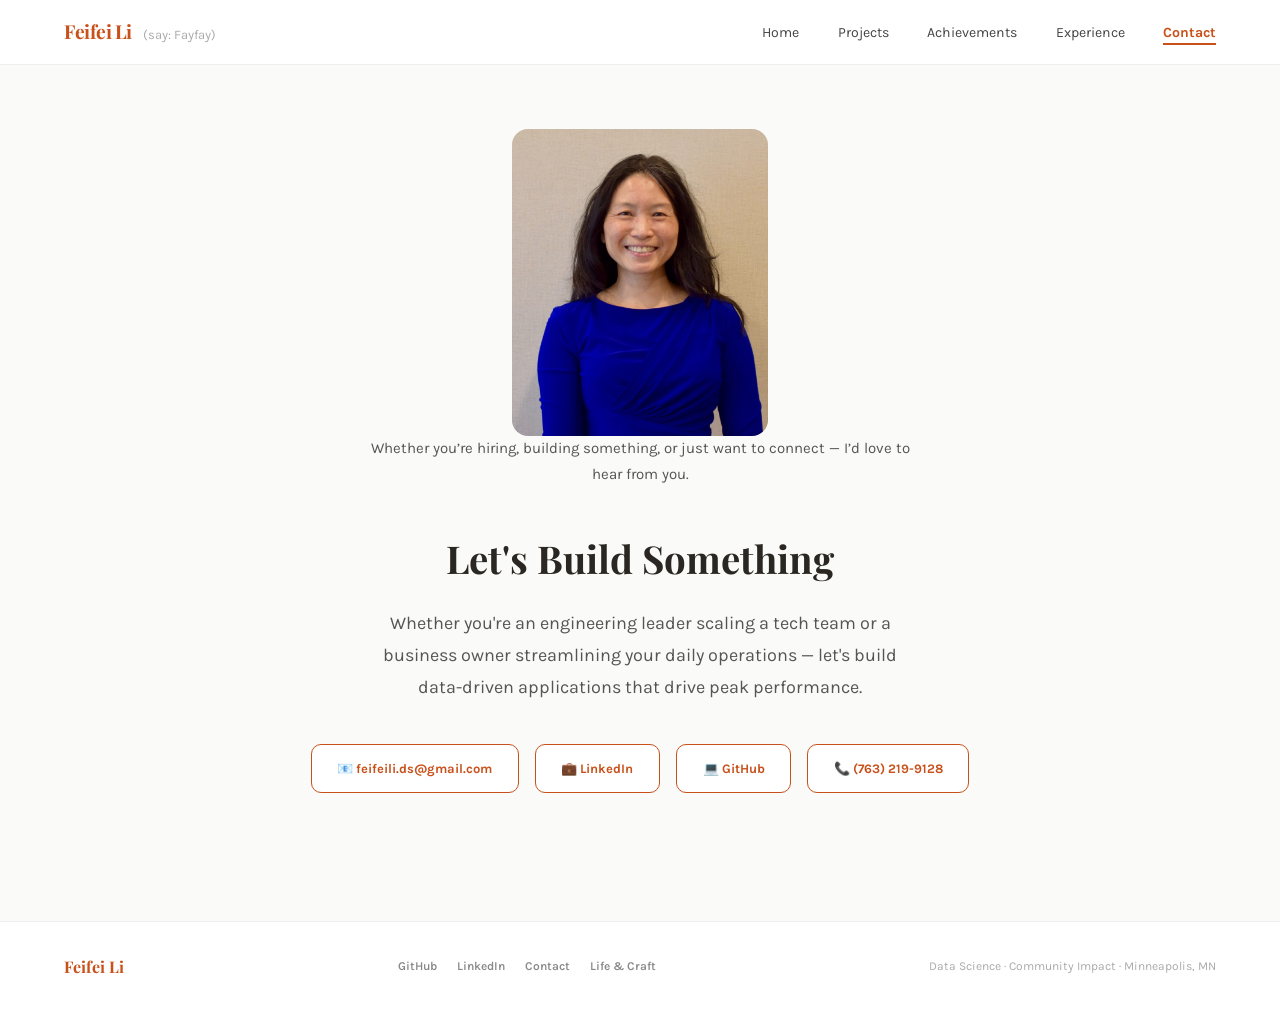
<file: contact.html>
<!DOCTYPE html>
<html lang="en">

<head>
  <meta charset="UTF-8">
  <meta name="viewport" content="width=device-width, initial-scale=1.0">
  <title>Contact — Feifei Li</title>
  <link rel="stylesheet" href="styles.css">
</head>

<body>
  <nav class="site-nav">
    <div class="nav-inner">
      <a href="index.html" class="nav-brand">Feifei Li <em>(say: Fayfay)</em></a>
      <ul class="nav-links">
        <li><a href="index.html">Home</a></li>
        <li><a href="projects.html">Projects</a></li>
        <li><a href="achievements.html">Achievements</a></li>
        <li><a href="experience.html">Experience</a></li>
        <li><a href="contact.html" class="active">Contact</a></li>
      </ul>
    </div>
  </nav>
  <section class="contact-section">
    <div class="contact-photo">
      <img
        src="[data-uri]"
        alt="Feifei Li" style="object-fit:cover; object-position:center top;">
    </div>
    <p style="font-size:clamp(15px,1.1vw,18px); color:#555; line-height:1.7; max-width:560px; margin:0 auto 2rem;">Whether you&rsquo;re hiring, building something, or just want to connect &mdash; I&rsquo;d love to hear from you.</p>
    <h2 style="font-family:'Playfair Display',serif; font-size:2.4rem; margin:2.5rem 0 1rem;">Let's Build Something</h2>
    <p
      style="font-size:18px; color:#555; line-height:1.8; margin-bottom:2.5rem; max-width:560px; margin-left:auto; margin-right:auto;">
      Whether you're an engineering leader scaling a tech team or a business owner streamlining your daily operations —
      let's build data-driven applications that drive peak performance.</p>
    <div class="contact-links">
      <a href="mailto:feifeili.ds@gmail.com" class="contact-link">📧 feifeili.ds@gmail.com</a>
      <a href="https://www.linkedin.com/in/feifeili-ds" target="_blank" class="contact-link">💼 LinkedIn</a>
      <a href="https://github.com/fayfayMN" target="_blank" class="contact-link">💻 GitHub</a>
      <a href="tel:7632199128" class="contact-link">📞 (763) 219-9128</a>
    </div>
  </section>
  <footer class="site-footer">
    <span class="brand">Feifei Li</span>
    <div class="footer-links">
      <a href="https://github.com/fayfayMN" target="_blank">GitHub</a>
      <a href="https://www.linkedin.com/in/feifeili-ds" target="_blank">LinkedIn</a>
      <a href="contact.html">Contact</a>
      <a href="life.html">Life &amp; Craft</a>
    </div>
    <span class="tag-line">Data Science &middot; Community Impact &middot; Minneapolis, MN</span>
  </footer>
</body>

</html>
</file>
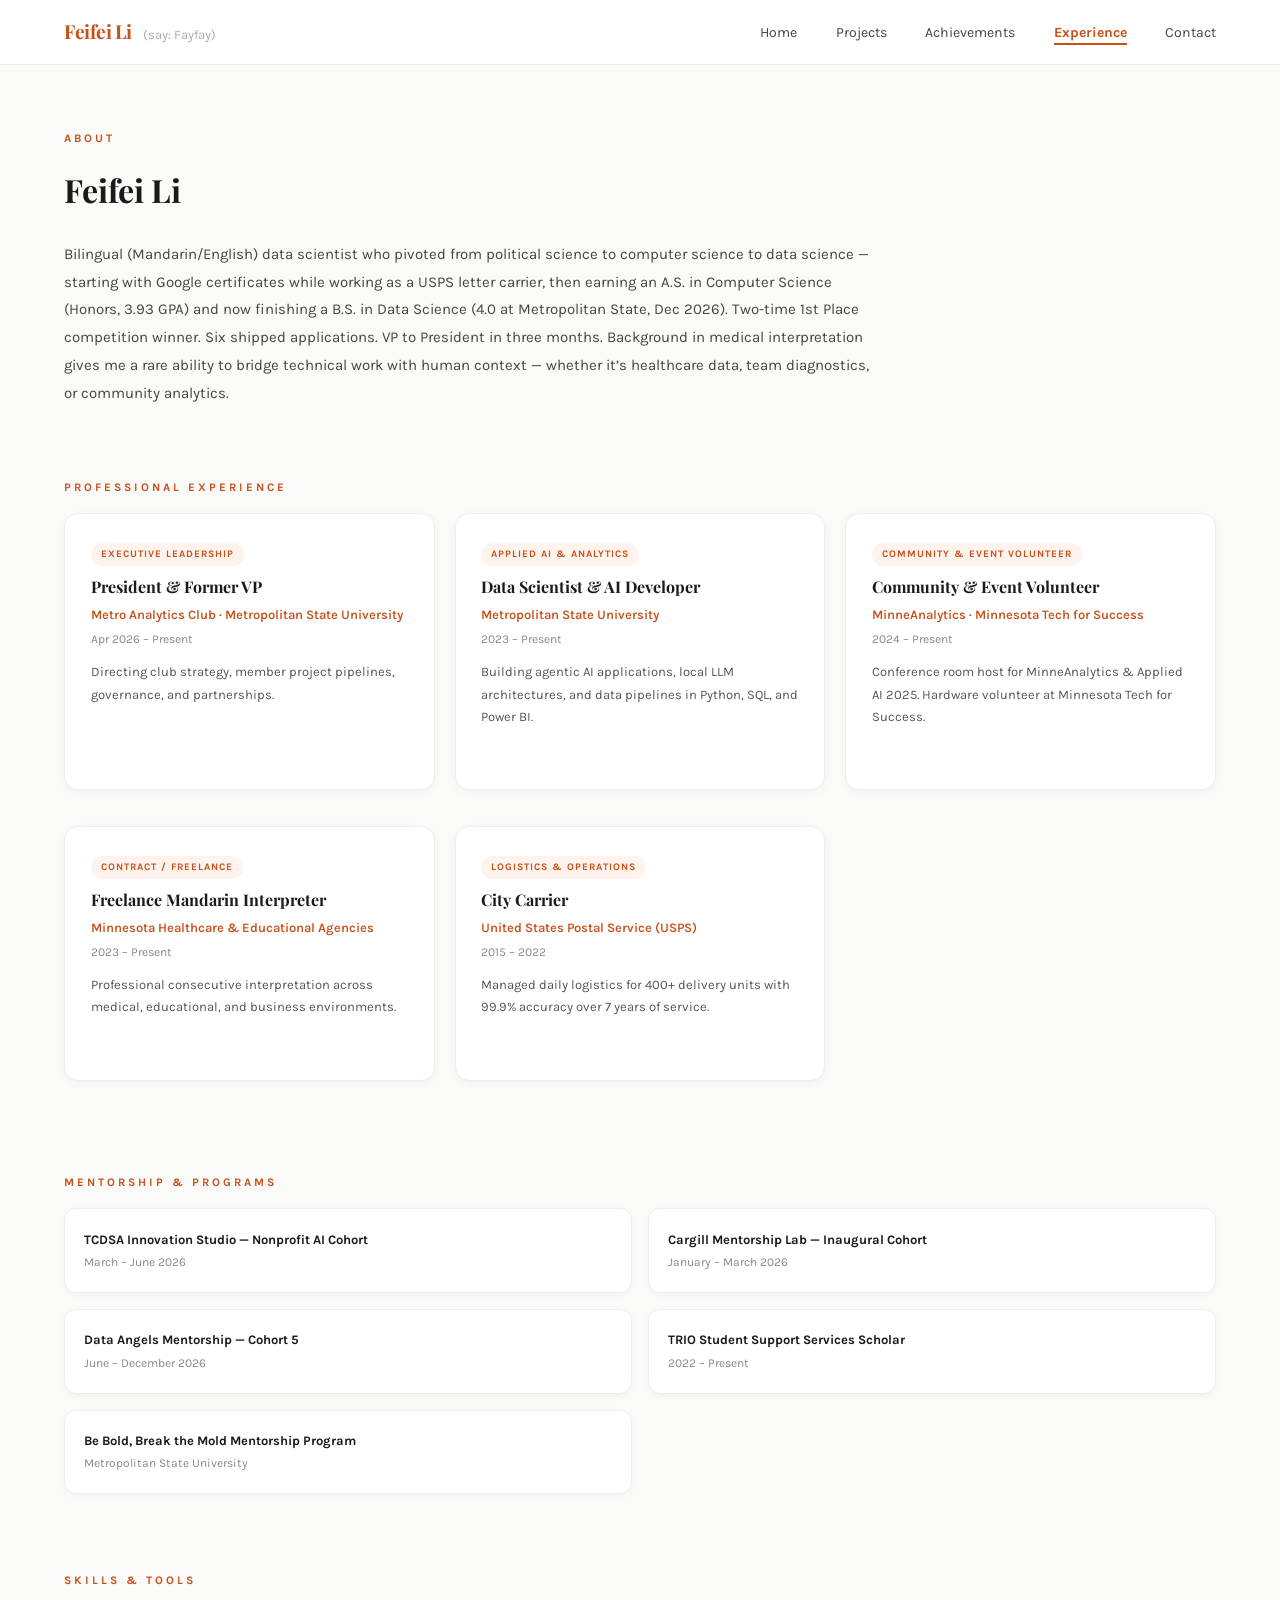
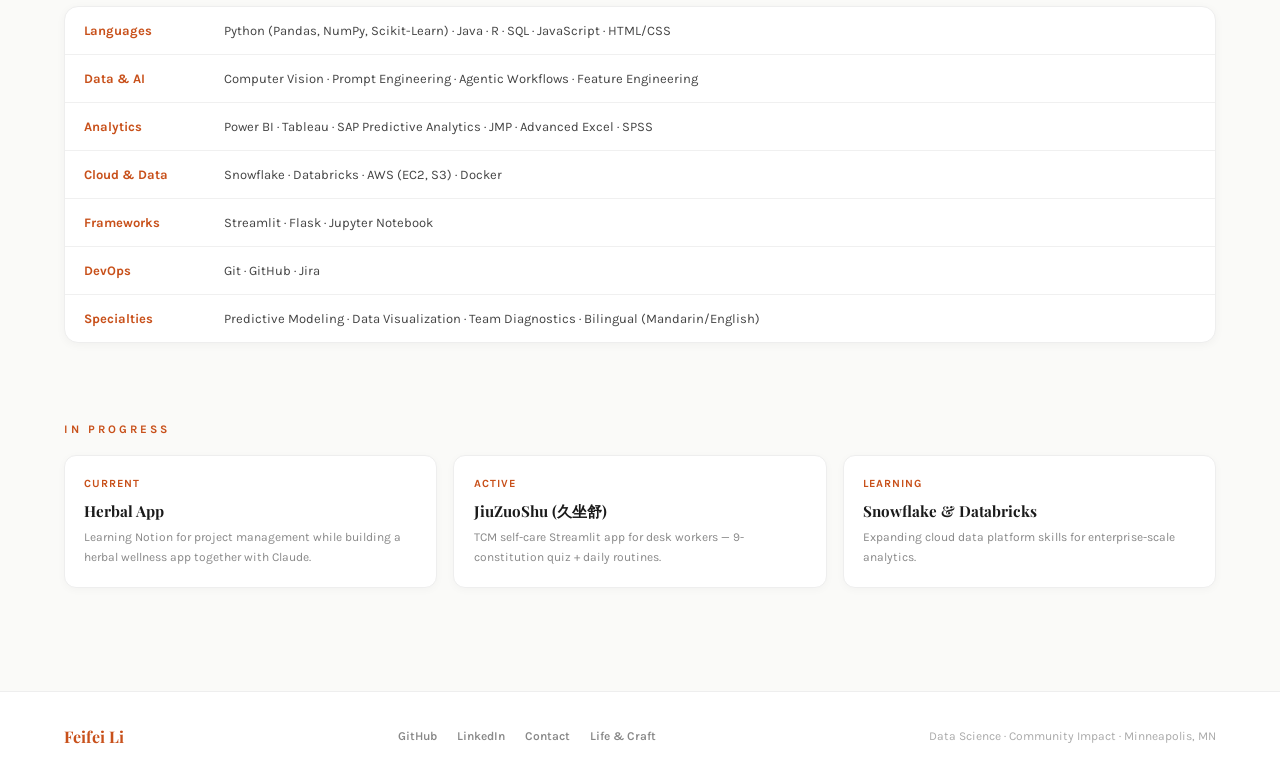
<file: experience.html>
<!DOCTYPE html>
<html lang="en">
<head>
  <meta charset="UTF-8">
  <meta name="viewport" content="width=device-width, initial-scale=1.0">
  <title>Experience &mdash; Feifei Li</title>
  <link rel="stylesheet" href="styles.css">
  <style>
    .exp-hero {
      max-width: 1600px; margin: 0 auto;
      padding: clamp(3rem, 5vw, 5rem) clamp(2rem, 5vw, 6rem) 2rem;
    }
    .about-block {
      max-width: 820px;
      font-size: clamp(15px, 1.1vw, 18px);
      color: #444; line-height: 1.85;
      margin-top: 1.5rem;
    }
    .exp-section {
      max-width: 1600px; margin: 0 auto;
      padding: clamp(2rem, 3vw, 3rem) clamp(2rem, 5vw, 6rem);
    }
    .exp-card {
      background: #fff; border: 1px solid #eee;
      border-radius: 14px; padding: clamp(1.5rem, 2vw, 2rem);
      margin-bottom: 1rem;
      box-shadow: 0 2px 10px rgba(0,0,0,0.04);
      transition: transform 0.2s, box-shadow 0.2s;
    }
    .exp-card:hover {
      transform: translateY(-2px);
      box-shadow: 0 6px 20px rgba(0,0,0,0.08);
    }
    .exp-role {
      font-family: 'Playfair Display', serif;
      font-size: clamp(1rem, 1.2vw, 1.25rem);
      font-weight: 700; color: #1a1a1a;
      margin-bottom: 4px;
    }
    .exp-org {
      font-size: clamp(13px, 0.95vw, 15px);
      color: #C8501A; font-weight: 600;
      margin-bottom: 4px;
    }
    .exp-date {
      font-size: clamp(12px, 0.85vw, 14px);
      color: #888; margin-bottom: 0.75rem;
    }
    .exp-desc {
      font-size: clamp(13px, 0.95vw, 15px);
      color: #555; line-height: 1.7;
    }
    .mentorship-grid {
      display: grid; grid-template-columns: repeat(2, 1fr);
      gap: 1rem;
    }
    .mentorship-item {
      background: #fff; border: 1px solid #eee;
      border-radius: 12px; padding: clamp(1rem, 1.5vw, 1.5rem);
      box-shadow: 0 2px 8px rgba(0,0,0,0.03);
    }
    .mentorship-item .m-name {
      font-weight: 700; font-size: clamp(13px, 1vw, 15px);
      color: #1a1a1a; margin-bottom: 3px;
    }
    .mentorship-item .m-detail {
      font-size: clamp(12px, 0.85vw, 13px);
      color: #888;
    }
    .skills-table {
      width: 100%;
      border-collapse: separate;
      border-spacing: 0;
      background: #fff;
      border: 1px solid #eee;
      border-radius: 14px;
      overflow: hidden;
      box-shadow: 0 2px 10px rgba(0,0,0,0.04);
    }
    .skills-table tr:not(:last-child) td {
      border-bottom: 1px solid #f0f0f0;
    }
    .skills-table td {
      padding: clamp(10px, 1vw, 14px) clamp(14px, 1.5vw, 20px);
      font-size: clamp(13px, 0.95vw, 15px);
      vertical-align: top;
    }
    .skills-table td:first-child {
      font-weight: 700; color: #C8501A;
      white-space: nowrap; width: 140px;
    }
    .skills-table td:last-child {
      color: #444;
    }
    .in-progress-grid {
      display: grid; grid-template-columns: repeat(3, 1fr);
      gap: 1rem;
    }
    .ip-card {
      background: #fff; border: 1px solid #eee;
      border-radius: 12px; padding: clamp(1rem, 1.5vw, 1.5rem);
      box-shadow: 0 2px 8px rgba(0,0,0,0.03);
    }
    .ip-card .ip-label {
      font-size: 11px; font-weight: 700;
      letter-spacing: 1px; text-transform: uppercase;
      color: #C8501A; margin-bottom: 6px;
    }
    .ip-card .ip-name {
      font-family: 'Playfair Display', serif;
      font-size: clamp(0.95rem, 1vw, 1.1rem);
      font-weight: 700; color: #1a1a1a;
      margin-bottom: 4px;
    }
    .ip-card .ip-desc {
      font-size: clamp(12px, 0.85vw, 14px);
      color: #888;
    }
    @media (max-width: 768px) {
      .mentorship-grid { grid-template-columns: 1fr; }
      .in-progress-grid { grid-template-columns: 1fr; }
      .skills-table td:first-child { width: auto; }
    }

    .exp-grid {
      display: grid;
      grid-template-columns: repeat(auto-fit, minmax(280px, 1fr));
      gap: 1.25rem;
    }
    .exp-card.clickable { cursor: pointer; }
    .exp-card.clickable:hover .view-details { opacity: 1; }
    .exp-badge {
      display: inline-block; background: #FFF3ED; color: #C8501A;
      font-size: 10px; font-weight: 700; letter-spacing: 1px;
      text-transform: uppercase; padding: 3px 10px;
      border-radius: 12px; margin-bottom: 8px;
    }
    .view-details {
      display: inline-block; margin-top: 0.75rem;
      font-size: 0.8rem; font-weight: 700;
      color: #C8501A; opacity: 0;
      transition: opacity 0.2s;
    }
    .exp-modal-overlay {
      display: none; position: fixed; inset: 0; z-index: 1000;
      background: rgba(0,0,0,0.6);
      justify-content: center; align-items: center;
    }
    .exp-modal-overlay.open { display: flex; }
    .exp-modal {
      background: #fff; border-radius: 16px;
      max-width: 560px; width: 92%; max-height: 85vh;
      overflow-y: auto; box-shadow: 0 20px 60px rgba(0,0,0,0.3);
      position: relative;
    }
    .exp-modal-close {
      position: absolute; top: 1rem; right: 1rem;
      background: #f0f0ee; border: none; width: 32px; height: 32px;
      border-radius: 50%; font-size: 16px; cursor: pointer;
      display: flex; align-items: center; justify-content: center;
    }
    .exp-modal-close:hover { background: #e0e0de; }
    .exp-modal-header {
      padding: 2rem 2rem 1rem; border-bottom: 1px solid #eee;
    }
    .exp-modal-header .badge {
      display: inline-block; background: #FFF3ED; color: #C8501A;
      font-size: 10px; font-weight: 700; letter-spacing: 1px;
      text-transform: uppercase; padding: 3px 10px; border-radius: 12px;
      margin-bottom: 0.5rem;
    }
    .exp-modal-header h2 {
      font-family: 'Playfair Display', serif;
      font-size: clamp(1.2rem, 1.5vw, 1.5rem); margin: 0.5rem 0 0.25rem;
    }
    .exp-modal-header p { color: #888; font-size: 0.9em; }
    .exp-modal-body { padding: 1.5rem 2rem 2rem; }
    .exp-modal-detail {
      font-size: clamp(13px, 0.95vw, 15px); color: #555;
      line-height: 1.7; margin-bottom: 1rem;
    }
    .exp-modal-stats {
      display: flex; gap: 1rem; margin: 1.5rem 0 0.5rem;
      flex-wrap: wrap;
    }
    .exp-modal-stat {
      flex: 1; min-width: 80px; text-align: center;
      background: #f9f9f7; border-radius: 10px; padding: 0.75rem;
    }
    .exp-modal-stat .num {
      font-family: 'Playfair Display', serif;
      font-size: 1.3rem; font-weight: 700; color: #C8501A;
    }
    .exp-modal-stat .lbl {
      font-size: 0.75rem; color: #888; text-transform: uppercase;
      letter-spacing: 0.5px; margin-top: 2px;
    }
  </style>
</head>
<body>

  <nav class="site-nav">
    <div class="nav-inner">
      <a href="index.html" class="nav-brand">Feifei Li <em>(say: Fayfay)</em></a>
      <ul class="nav-links">
        <li><a href="index.html">Home</a></li>
        <li><a href="projects.html">Projects</a></li>
        <li><a href="achievements.html">Achievements</a></li>
        <li><a href="experience.html" class="active">Experience</a></li>
        <li><a href="contact.html">Contact</a></li>
      </ul>
    </div>
  </nav>

  <!-- ═══ ABOUT ═══ -->
  <div class="exp-hero">
    <div class="section-label">ABOUT</div>
    <h2 style="font-family:'Playfair Display',serif; font-size:clamp(1.8rem,2.5vw,3rem); color:#1a1a1a;">Feifei Li</h2>
    <div class="about-block">
      Bilingual (Mandarin/English) data scientist who pivoted from political science to
      computer science to data science &mdash; starting with Google certificates while working
      as a USPS letter carrier, then earning an A.S. in Computer Science (Honors, 3.93
      GPA) and now finishing a B.S. in Data Science (4.0 at Metropolitan State, Dec 2026).
      Two-time 1st Place competition winner. Six shipped applications. VP to President
      in three months. Background in medical interpretation gives me a rare ability to
      bridge technical work with human context &mdash; whether it&rsquo;s healthcare data, team
      diagnostics, or community analytics.
    </div>
  </div>

  <!-- ═══ PROFESSIONAL EXPERIENCE ═══ -->
  <div class="exp-section">
    <div class="section-label">PROFESSIONAL EXPERIENCE</div>
    <div class="exp-grid">

      <div class="exp-card clickable" onclick="openExpModal('mac')">
        <div class="exp-badge">Executive Leadership</div>
        <div class="exp-role">President &amp; Former VP</div>
        <div class="exp-org">Metro Analytics Club &middot; Metropolitan State University</div>
        <div class="exp-date">Apr 2026 &ndash; Present</div>
        <div class="exp-desc">Directing club strategy, member project pipelines, governance, and partnerships.</div>
        <span class="view-details">Click for Full Scope &rarr;</span>
      </div>

      <div class="exp-card clickable" onclick="openExpModal('datasci')">
        <div class="exp-badge">Applied AI &amp; Analytics</div>
        <div class="exp-role">Data Scientist &amp; AI Developer</div>
        <div class="exp-org">Metropolitan State University</div>
        <div class="exp-date">2023 &ndash; Present</div>
        <div class="exp-desc">Building agentic AI applications, local LLM architectures, and data pipelines in Python, SQL, and Power BI.</div>
        <span class="view-details">Click for Full Scope &rarr;</span>
      </div>

      <div class="exp-card clickable" onclick="openExpModal('community')">
        <div class="exp-badge">Community &amp; Event Volunteer</div>
        <div class="exp-role">Community &amp; Event Volunteer</div>
        <div class="exp-org">MinneAnalytics &middot; Minnesota Tech for Success</div>
        <div class="exp-date">2024 &ndash; Present</div>
        <div class="exp-desc">Conference room host for MinneAnalytics &amp; Applied AI 2025. Hardware volunteer at Minnesota Tech for Success.</div>
        <span class="view-details">Click for Full Scope &rarr;</span>
      </div>

      <div class="exp-card clickable" onclick="openExpModal('interpreter')">
        <div class="exp-badge">Contract / Freelance</div>
        <div class="exp-role">Freelance Mandarin Interpreter</div>
        <div class="exp-org">Minnesota Healthcare &amp; Educational Agencies</div>
        <div class="exp-date">2023 &ndash; Present</div>
        <div class="exp-desc">Professional consecutive interpretation across medical, educational, and business environments.</div>
        <span class="view-details">Click for Full Scope &rarr;</span>
      </div>

      <div class="exp-card clickable" onclick="openExpModal('usps')">
        <div class="exp-badge">Logistics &amp; Operations</div>
        <div class="exp-role">City Carrier</div>
        <div class="exp-org">United States Postal Service (USPS)</div>
        <div class="exp-date">2015 &ndash; 2022</div>
        <div class="exp-desc">Managed daily logistics for 400+ delivery units with 99.9% accuracy over 7 years of service.</div>
        <span class="view-details">Click for Full Scope &rarr;</span>
      </div>

    </div>
  </div>

  <!-- ═══ MENTORSHIP & PROGRAMS ═══ -->
  <div class="exp-section">
    <div class="section-label">MENTORSHIP &amp; PROGRAMS</div>
    <div class="mentorship-grid">
      <div class="mentorship-item">
        <div class="m-name">TCDSA Innovation Studio &mdash; Nonprofit AI Cohort</div>
        <div class="m-detail">March &ndash; June 2026</div>
      </div>
      <div class="mentorship-item">
        <div class="m-name">Cargill Mentorship Lab &mdash; Inaugural Cohort</div>
        <div class="m-detail">January &ndash; March 2026</div>
      </div>
      <div class="mentorship-item">
        <div class="m-name">Data Angels Mentorship &mdash; Cohort 5</div>
        <div class="m-detail">June &ndash; December 2026</div>
      </div>
      <div class="mentorship-item">
        <div class="m-name">TRIO Student Support Services Scholar</div>
        <div class="m-detail">2022 &ndash; Present</div>
      </div>
      <div class="mentorship-item">
        <div class="m-name">Be Bold, Break the Mold Mentorship Program</div>
        <div class="m-detail">Metropolitan State University</div>
      </div>
    </div>
  </div>

  <!-- ═══ SKILLS & TOOLS ═══ -->
  <div class="exp-section">
    <div class="section-label">SKILLS &amp; TOOLS</div>
    <table class="skills-table">
      <tr><td>Languages</td><td>Python (Pandas, NumPy, Scikit-Learn) &middot; Java &middot; R &middot; SQL &middot; JavaScript &middot; HTML/CSS</td></tr>
      <tr><td>Data &amp; AI</td><td>Computer Vision &middot; Prompt Engineering &middot; Agentic Workflows &middot; Feature Engineering</td></tr>
      <tr><td>Analytics</td><td>Power BI &middot; Tableau &middot; SAP Predictive Analytics &middot; JMP &middot; Advanced Excel &middot; SPSS</td></tr>
      <tr><td>Cloud &amp; Data</td><td>Snowflake &middot; Databricks &middot; AWS (EC2, S3) &middot; Docker</td></tr>
      <tr><td>Frameworks</td><td>Streamlit &middot; Flask &middot; Jupyter Notebook</td></tr>
      <tr><td>DevOps</td><td>Git &middot; GitHub &middot; Jira</td></tr>
      <tr><td>Specialties</td><td>Predictive Modeling &middot; Data Visualization &middot; Team Diagnostics &middot; Bilingual (Mandarin/English)</td></tr>
    </table>
  </div>

  <!-- ═══ IN PROGRESS ═══ -->
  <div class="exp-section">
    <div class="section-label">IN PROGRESS</div>
    <div class="in-progress-grid">
      <div class="ip-card">
        <div class="ip-label">CURRENT</div>
        <div class="ip-name">Herbal App</div>
        <div class="ip-desc">Learning Notion for project management while building a herbal wellness app together with Claude.</div>
      </div>
      <div class="ip-card">
        <div class="ip-label">ACTIVE</div>
        <div class="ip-name">JiuZuoShu (&#20037;&#22352;&#33298;)</div>
        <div class="ip-desc">TCM self-care Streamlit app for desk workers &mdash; 9-constitution quiz + daily routines.</div>
      </div>
      <div class="ip-card">
        <div class="ip-label">LEARNING</div>
        <div class="ip-name">Snowflake &amp; Databricks</div>
        <div class="ip-desc">Expanding cloud data platform skills for enterprise-scale analytics.</div>
      </div>
    </div>
  </div>

  <!-- ═══ FOOTER ═══ -->
  <footer class="site-footer">
    <span class="brand">Feifei Li</span>
    <div class="footer-links">
      <a href="https://github.com/fayfayMN" target="_blank">GitHub</a>
      <a href="https://www.linkedin.com/in/feifeili-ds" target="_blank">LinkedIn</a>
      <a href="contact.html">Contact</a>
      <a href="life.html">Life &amp; Craft</a>
    </div>
    <span class="tag-line">Data Science &middot; Community Impact &middot; Minneapolis, MN</span>
  </footer>


  <!-- ═══ EXPERIENCE MODALS ═══ -->
  <div class="exp-modal-overlay" id="exp-modal-mac" onclick="if(event.target===this)closeExpModal()">
    <div class="exp-modal">
      <button class="exp-modal-close" onclick="closeExpModal()">&#10005;</button>
      <div class="exp-modal-header">
        <div class="badge">Executive Leadership</div>
        <h2>President &amp; Former VP</h2>
        <p>Metro Analytics Club &middot; Apr 2026 &ndash; Present</p>
      </div>
      <div class="exp-modal-body">
        <p class="exp-modal-detail">Lead organizational strategy, institutional partnerships, and member technical development at Metropolitan State University&rsquo;s data analytics student organization. Built custom internal documentation systems to track member learning pathways and project deliverables.</p>
        <p class="exp-modal-detail">As VP (Apr&ndash;Jul 2026), built session roadmaps, RACI frameworks, and operational workflows. Promoted to President in July 2026 to direct club-wide strategy and community programming.</p>
        <div class="exp-modal-stats">
          <div class="exp-modal-stat"><div class="num">President</div><div class="lbl">Current Role</div></div>
          <div class="exp-modal-stat"><div class="num">Strategy</div><div class="lbl">Scope</div></div>
        </div>
      </div>
    </div>
  </div>

  <div class="exp-modal-overlay" id="exp-modal-datasci" onclick="if(event.target===this)closeExpModal()">
    <div class="exp-modal">
      <button class="exp-modal-close" onclick="closeExpModal()">&#10005;</button>
      <div class="exp-modal-header">
        <div class="badge">Applied AI &amp; Analytics</div>
        <h2>Data Scientist &amp; AI Developer</h2>
        <p>Metropolitan State University &middot; 2023 &ndash; Present</p>
      </div>
      <div class="exp-modal-body">
        <p class="exp-modal-detail">Design and deploy agentic AI platforms, computer vision applications, and data pipelines using Python, SQL, Streamlit, and Power BI. Two-time 1st Place competition winner &mdash; AGENT.AI (retail banking fraud detection, #1 domain) and HeatMap Hackathon (burn care access, 5.0/5.0 innovation).</p>
        <p class="exp-modal-detail">Shipped 6+ applications from zero to production including TeamUp, Team Doctor, FocusStone, FlowTime, FlowMove, and JiuZuoShu. Built focus &amp; productivity tools as pure HTML/CSS/JS without AI.</p>
        <div class="exp-modal-stats">
          <div class="exp-modal-stat"><div class="num">6+</div><div class="lbl">Apps Shipped</div></div>
          <div class="exp-modal-stat"><div class="num">2&times;</div><div class="lbl">1st Place Wins</div></div>
          <div class="exp-modal-stat"><div class="num">4.0</div><div class="lbl">GPA</div></div>
        </div>
      </div>
    </div>
  </div>

  <div class="exp-modal-overlay" id="exp-modal-community" onclick="if(event.target===this)closeExpModal()">
    <div class="exp-modal">
      <button class="exp-modal-close" onclick="closeExpModal()">&#10005;</button>
      <div class="exp-modal-header">
        <div class="badge">Community &amp; Event Volunteer</div>
        <h2>Community &amp; Event Volunteer</h2>
        <p>MinneAnalytics &amp; Minnesota Tech for Success &middot; 2024 &ndash; Present</p>
      </div>
      <div class="exp-modal-body">
        <p class="exp-modal-detail"><strong>Event Operations:</strong> Served as a Conference Room Host for MinneAnalytics and Applied AI 2025, coordinating session schedules, supporting speakers, and assisting attendees.</p>
        <p class="exp-modal-detail"><strong>Hardware Support:</strong> Dedicated several months as a volunteer at Minnesota Tech for Success, cleaning, sorting, and exchanging computer and laptop hardware for youth technology initiatives.</p>
        <div class="exp-modal-stats">
          <div class="exp-modal-stat"><div class="num">2024+</div><div class="lbl">Active Since</div></div>
          <div class="exp-modal-stat"><div class="num">Events</div><div class="lbl">Operations</div></div>
          <div class="exp-modal-stat"><div class="num">Hardware</div><div class="lbl">Support</div></div>
        </div>
      </div>
    </div>
  </div>

  <div class="exp-modal-overlay" id="exp-modal-interpreter" onclick="if(event.target===this)closeExpModal()">
    <div class="exp-modal">
      <button class="exp-modal-close" onclick="closeExpModal()">&#10005;</button>
      <div class="exp-modal-header">
        <div class="badge">Contract / Freelance</div>
        <h2>Freelance Mandarin Interpreter</h2>
        <p>Minnesota Healthcare &amp; Educational Agencies &middot; 2023 &ndash; Present</p>
      </div>
      <div class="exp-modal-body">
        <p class="exp-modal-detail">Provide high-accuracy Mandarin-English interpretation for clients across clinical, educational, and corporate settings. Listed on the official Minnesota Department of Health Spoken Language Health Care Interpreter Roster.</p>
        <p class="exp-modal-detail">Ensure strict confidentiality, cultural awareness, and clear cross-language communication under high-stakes medical and educational environments.</p>
        <div class="exp-modal-stats">
          <div class="exp-modal-stat"><div class="num">MDH</div><div class="lbl">Roster Status</div></div>
          <div class="exp-modal-stat"><div class="num">Medical</div><div class="lbl">Focus Area</div></div>
        </div>
      </div>
    </div>
  </div>

  <div class="exp-modal-overlay" id="exp-modal-usps" onclick="if(event.target===this)closeExpModal()">
    <div class="exp-modal">
      <button class="exp-modal-close" onclick="closeExpModal()">&#10005;</button>
      <div class="exp-modal-header">
        <div class="badge">Logistics &amp; Operations</div>
        <h2>City Carrier</h2>
        <p>United States Postal Service (USPS) &middot; 2015 &ndash; 2022</p>
      </div>
      <div class="exp-modal-body">
        <p class="exp-modal-detail">Served over 7 years as a City Carrier managing heavy delivery logistics, time-sensitive distribution routes, and real-time problem solving. Maintained 99.9% accuracy and high customer satisfaction under strict daily operational deadlines across 400+ delivery units.</p>
        <p class="exp-modal-detail">Seven years of Minnesota winters building resilience and ground-truth operational knowledge &mdash; the same mindset that drives building data products today.</p>
        <div class="exp-modal-stats">
          <div class="exp-modal-stat"><div class="num">7+</div><div class="lbl">Years</div></div>
          <div class="exp-modal-stat"><div class="num">400+</div><div class="lbl">Daily Units</div></div>
          <div class="exp-modal-stat"><div class="num">99.9%</div><div class="lbl">Accuracy</div></div>
        </div>
      </div>
    </div>
  </div>

  <script>
    function openExpModal(id) {
      document.getElementById('exp-modal-' + id).classList.add('open');
      document.body.style.overflow = 'hidden';
    }
    function closeExpModal() {
      document.querySelectorAll('.exp-modal-overlay').forEach(function(m) {
        m.classList.remove('open');
      });
      document.body.style.overflow = '';
    }
    document.addEventListener('keydown', function(e) {
      if (e.key === 'Escape') closeExpModal();
    });
  </script>

  <script src="site.js"></script>
</body>
</html>
</file>
<file: styles.css>
/* ═══════════════════════════════════════════════
   Feifei Li — Shared Site Styles
   Responsive: 15" laptop → 27" monitor
═══════════════════════════════════════════════ */

@import url('https://fonts.googleapis.com/css2?family=Playfair+Display:wght@400;700&family=Karla:wght@400;600;700&display=swap');

* { box-sizing: border-box; margin: 0; padding: 0; }
html { scroll-behavior: smooth; }
body {
  font-family: 'Karla', sans-serif;
  background: #FAFAF8;
  color: #2a2622;
  line-height: 1.65;
  -webkit-font-smoothing: antialiased;
}
img { max-width: 100%; display: block; }

/* ═══ NAV BAR ═══ */
.site-nav {
  position: sticky; top: 0; z-index: 100;
  background: rgba(255,255,255,0.97);
  backdrop-filter: blur(12px);
  border-bottom: 1px solid #eee;
  padding: 0 clamp(2rem, 5vw, 6rem);
}
.nav-inner {
  max-width: 1600px; margin: 0 auto;
  display: flex; align-items: center; justify-content: space-between;
  height: 64px;
}
.nav-brand {
  font-family: 'Playfair Display', serif;
  font-weight: 700; font-size: clamp(18px, 1.5vw, 22px);
  color: #C8501A; letter-spacing: -0.5px;
  text-decoration: none;
}
.nav-brand em {
  font-family: 'Karla', sans-serif;
  font-weight: 400; font-size: 13px; color: #aaa;
  letter-spacing: 0; font-style: normal; margin-left: 8px;
}
.nav-links { display: flex; gap: clamp(20px, 3vw, 40px); list-style: none; }
.nav-links a {
  font-size: clamp(13px, 1.1vw, 16px); font-weight: 400; color: #444;
  text-decoration: none; border-bottom: 2px solid transparent;
  padding-bottom: 2px; transition: all 0.15s;
}
.nav-links a:hover { color: #C8501A; }
.nav-links a.active { color: #C8501A; font-weight: 700; border-bottom-color: #C8501A; }

/* ═══ HERO ═══ */
.hero {
  display: grid; grid-template-columns: 1fr 1fr;
  gap: clamp(2rem, 4vw, 5rem); align-items: center;
  padding: clamp(3rem, 5vw, 6rem) clamp(2rem, 5vw, 6rem);
  max-width: 1600px; margin: 0 auto;
}
.hero-badge {
  display: inline-block; background: #FFF3ED; color: #C8501A;
  font-size: clamp(11px, 0.9vw, 13px); font-weight: 700; letter-spacing: 2px;
  padding: 6px 16px; border-radius: 20px;
  margin-bottom: 1.5rem; text-transform: uppercase;
}
.hero h1 {
  font-family: 'Playfair Display', serif;
  font-size: clamp(2rem, 3.5vw, 4.2rem);
  font-weight: 700; line-height: 1.15;
  color: #1a1a1a; margin-bottom: 1.5rem;
}
.hero h1 .accent { color: #C8501A; }
.hero p.lead {
  font-size: clamp(16px, 1.3vw, 20px); color: #555; line-height: 1.75;
  margin-bottom: 2.5rem;
}
.btn-row { display: flex; gap: 12px; flex-wrap: wrap; }
.btn {
  border: none; border-radius: 8px;
  padding: clamp(12px, 1vw, 16px) clamp(20px, 2vw, 32px);
  font-family: 'Karla', sans-serif; font-weight: 700;
  font-size: clamp(14px, 1vw, 17px); cursor: pointer; text-decoration: none;
  display: inline-block; transition: all 0.2s;
}
.btn-primary { background: #C8501A; color: #fff; }
.btn-primary:hover { background: #A03E12; }
.btn-outline { background: transparent; color: #C8501A; border: 2px solid #C8501A; }
.btn-outline:hover { background: #FFF3ED; }

/* ═══ PHOTO FRAMES ═══ */
.photo-frame {
  background: #f0f0ee; border: 1px solid #eee;
  border-radius: 12px; overflow: hidden;
  display: flex; align-items: center; justify-content: center;
}
.photo-frame img { width: 100%; height: 100%; object-fit: cover; display: block; }
.photo-stack { display: flex; flex-direction: column; gap: 12px; }
.photo-row-2 { display: grid; grid-template-columns: 1fr 1fr; gap: 12px; }

/* ═══ SECTIONS ═══ */
.section {
  max-width: 1600px; margin: 0 auto;
  padding: clamp(3rem, 4vw, 5rem) clamp(2rem, 5vw, 6rem);
}
.section-full {
  background: #fff; border-top: 1px solid #eee;
  padding: clamp(3rem, 4vw, 5rem) 0; margin-top: 2rem;
}
.section h2 {
  font-family: 'Playfair Display', serif;
  font-size: clamp(1.8rem, 2.5vw, 3rem); color: #1a1a1a; margin-bottom: 0.4rem;
}
.section .subtitle {
  font-family: 'Playfair Display', serif;
  font-size: clamp(0.95rem, 1vw, 1.2rem); color: #C8501A;
  font-style: italic; margin-bottom: 3rem;
}

/* ═══ STORY GRID ═══ */
.story-grid {
  display: grid; grid-template-columns: repeat(3, 1fr);
  gap: clamp(1.5rem, 3vw, 3.5rem);
}
.story-card { border-left: 3px solid #C8501A; padding-left: 1.25rem; }
.story-card h3 {
  font-family: 'Playfair Display', serif;
  font-size: clamp(0.95rem, 1vw, 1.15rem); color: #C8501A; margin-bottom: 0.75rem;
}
.story-card p { font-size: clamp(14px, 1vw, 17px); color: #555; line-height: 1.8; }

/* ═══ PROJECT CARDS ═══ */
.pillar-grid { display: grid; grid-template-columns: 1fr 1fr; gap: clamp(16px, 2vw, 32px); }
.pillar-card {
  border: 1px solid #eee; border-radius: 16px; overflow: hidden;
  background: #fff; box-shadow: 0 2px 16px rgba(0,0,0,0.06);
  transition: transform 0.2s, box-shadow 0.2s;
}
.pillar-card:hover { transform: translateY(-3px); box-shadow: 0 8px 28px rgba(0,0,0,0.1); }
.pillar-photo {
  height: clamp(160px, 15vw, 240px); background: #f0f0ee;
  display: flex; align-items: center; justify-content: center; overflow: hidden;
}
.pillar-photo img { width: 100%; height: 100%; object-fit: cover; }
.pillar-body { padding: clamp(1.25rem, 2vw, 2rem); }
.pillar-head { display: flex; align-items: center; gap: 10px; margin-bottom: 0.75rem; }
.pillar-head .icon { font-size: clamp(20px, 1.5vw, 26px); }
.pillar-head h3 {
  font-family: 'Playfair Display', serif;
  font-size: clamp(1rem, 1.1vw, 1.3rem); margin: 0;
}
.pillar-body p { font-size: clamp(14px, 1vw, 16px); color: #555; line-height: 1.7; margin-bottom: 1rem; }
.tag-row { display: flex; gap: 8px; flex-wrap: wrap; margin-bottom: 1rem; }
.tag {
  background: #f5f5f5; color: #444;
  font-size: clamp(11px, 0.8vw, 13px); font-weight: 600;
  padding: 4px 12px; border-radius: 20px;
}
.pillar-link {
  display: inline-block; margin-top: 8px;
  font-size: 13px; font-weight: 700;
  text-decoration: none; padding-bottom: 2px;
}

/* ═══ APP CARDS ═══ */
.app-grid { display: grid; grid-template-columns: 1fr 1fr; gap: clamp(16px, 2vw, 32px); }
.app-card {
  background: #fff; border: 1px solid #e4ede7;
  border-radius: 16px; padding: clamp(1.5rem, 2vw, 2.5rem);
  box-shadow: 0 2px 12px rgba(0,0,0,0.05); transition: all 0.3s;
}
.app-card:hover { box-shadow: 0 8px 28px rgba(0,0,0,0.1); transform: translateY(-3px); }
.app-card .icon { font-size: clamp(36px, 3vw, 52px); margin-bottom: 14px; }
.app-card .free-badge {
  display: inline-block; background: #e8f5e9; color: #1e7a46;
  font-size: 11px; font-weight: 700; padding: 3px 10px;
  border-radius: 12px; margin-bottom: 12px; letter-spacing: 0.05em;
}
.app-card h3 {
  font-family: 'Playfair Display', serif;
  font-size: clamp(20px, 1.5vw, 26px); color: #1a1a1a; margin-bottom: 10px;
}
.app-card p { font-size: clamp(14px, 1vw, 16px); color: #555; line-height: 1.7; margin-bottom: 16px; }

/* ═══ INTEREST CARDS ═══ */
.interest-grid {
  display: grid; grid-template-columns: repeat(4, 1fr);
  gap: clamp(12px, 1.5vw, 20px); margin-bottom: 3rem;
}
.interest-card {
  background: #fff; border: 1px solid #eee;
  border-radius: 14px; padding: clamp(1rem, 1.5vw, 1.5rem);
  display: flex; align-items: flex-start; gap: 14px;
}
.interest-card .icon { font-size: clamp(22px, 1.8vw, 30px); }
.interest-card .label { font-weight: 700; font-size: clamp(13px, 1vw, 16px); color: #1a1a1a; }
.interest-card .sub { font-size: clamp(11px, 0.8vw, 14px); color: #888; margin-top: 2px; }

/* ═══ ACHIEVEMENT CARDS ═══ */
.ach-grid { display: grid; grid-template-columns: repeat(3, 1fr); gap: clamp(14px, 1.5vw, 24px); }
.ach-card {
  background: #fff; border: 1px solid #eee; border-radius: 14px;
  padding: clamp(1.25rem, 2vw, 2rem); box-shadow: 0 2px 10px rgba(0,0,0,0.04);
}
.ach-card .emoji { font-size: clamp(24px, 2vw, 34px); margin-bottom: 10px; }
.ach-card h4 {
  font-family: 'Playfair Display', serif;
  font-size: clamp(0.95rem, 1vw, 1.15rem); margin: 0 0 6px;
}
.ach-card p { font-size: clamp(13px, 0.9vw, 15px); color: #888; line-height: 1.6; }

/* ═══ CONTACT ═══ */
.contact-section {
  max-width: 900px; margin: 0 auto;
  padding: clamp(3rem, 5vw, 6rem); text-align: center;
}
.contact-photo {
  width: clamp(200px, 20vw, 320px);
  height: clamp(240px, 24vw, 380px);
  margin: 0 auto; border-radius: 16px; overflow: hidden; background: #f0f0ee;
}
.contact-photo img { width: 100%; height: 100%; object-fit: cover; }
.contact-links { display: flex; justify-content: center; gap: 16px; flex-wrap: wrap; margin-top: 2rem; }
.contact-link {
  background: #fff; border: 1.5px solid #C8501A;
  color: #C8501A; border-radius: 10px;
  padding: clamp(10px, 1vw, 14px) clamp(18px, 2vw, 28px);
  font-weight: 700; font-size: clamp(13px, 1vw, 16px);
  text-decoration: none; transition: all 0.2s;
}
.contact-link:hover { background: #FFF3ED; }

/* ═══ FOOTER ═══ */
.site-footer {
  border-top: 1px solid #eee;
  padding: 2rem clamp(2rem, 5vw, 6rem);
  display: flex; justify-content: space-between;
  align-items: center; background: #fff; margin-top: 4rem;
}
.site-footer .brand {
  font-family: 'Playfair Display', serif;
  font-size: clamp(16px, 1.2vw, 20px); color: #C8501A; font-weight: 700;
}
.site-footer .tag-line { font-size: clamp(12px, 0.9vw, 14px); color: #aaa; }

/* ═══ RESPONSIVE — tablet ═══ */
@media (max-width: 1100px) {
  .interest-grid { grid-template-columns: repeat(3, 1fr); }
  .ach-grid { grid-template-columns: repeat(2, 1fr); }
}

/* ═══ RESPONSIVE — mobile/small laptop ═══ */
@media (max-width: 768px) {
  .hero { grid-template-columns: 1fr; text-align: center; }
  .btn-row { justify-content: center; }
  .story-grid { grid-template-columns: 1fr; }
  .pillar-grid, .app-grid { grid-template-columns: 1fr; }
  .interest-grid { grid-template-columns: 1fr 1fr; }
  .ach-grid { grid-template-columns: 1fr 1fr; }
  .nav-links { gap: 14px; }
}

@media (max-width: 500px) {
  .interest-grid, .ach-grid { grid-template-columns: 1fr; }
  .nav-links { display: none; }
  .site-footer { flex-direction: column; gap: 8px; text-align: center; }
}

/* ═══ LIGHTBOX ═══ */
.lightbox-overlay {
  position: fixed; inset: 0; z-index: 9999;
  background: rgba(0,0,0,0.88);
  display: flex; align-items: center; justify-content: center;
  opacity: 0; pointer-events: none;
  transition: opacity 0.25s;
}
.lightbox-overlay.active { opacity: 1; pointer-events: auto; }
.lightbox-img {
  max-width: 92vw; max-height: 90vh;
  border-radius: 8px; box-shadow: 0 8px 40px rgba(0,0,0,0.5);
  object-fit: contain;
}
.lightbox-close {
  position: absolute; top: 20px; right: 28px;
  font-size: 36px; color: #fff; cursor: pointer;
  line-height: 1; font-weight: 300;
}
.lightbox-close:hover { color: #C8501A; }

/* ═══ SLIDESHOW ═══ */
.slideshow {
  position: relative; border-radius: 12px; overflow: hidden;
  background: #111;
}
.slideshow-slide { display: none; }
.slideshow-slide img {
  width: 100%; height: 400px; object-fit: contain;
  background: #111; cursor: zoom-in;
}
.slideshow-caption {
  text-align: center; padding: 8px 12px;
  font-size: 13px; color: #888; background: #fff;
}
.ss-prev, .ss-next {
  position: absolute; top: 50%; transform: translateY(-50%);
  background: rgba(0,0,0,0.45); color: #fff; border: none;
  font-size: 28px; width: 44px; height: 44px; border-radius: 50%;
  cursor: pointer; display: flex; align-items: center; justify-content: center;
  transition: background 0.2s; z-index: 2;
}
.ss-prev { left: 10px; }
.ss-next { right: 10px; }
.ss-prev:hover, .ss-next:hover { background: rgba(200,80,26,0.8); }
.slideshow-dots {
  display: flex; justify-content: center; gap: 8px;
  padding: 10px 0; background: #fff;
}
.slideshow-dot {
  width: 10px; height: 10px; border-radius: 50%;
  background: #ddd; border: none; cursor: pointer; padding: 0;
  transition: background 0.2s;
}
.slideshow-dot.active { background: #C8501A; }

/* ═══ ACHIEVEMENT PHOTOS (In Photos grid) ═══ */
.ach-photo {
  border-radius: 12px; overflow: hidden; background: #f0f0ee;
}
.ach-photo img {
  width: 100%; height: 100%; object-fit: cover;
  cursor: zoom-in; display: block;
}

/* ═══ SECTION LABELS ═══ */
.section-label {
  font-family: 'Karla', sans-serif;
  font-size: clamp(11px, 0.9vw, 13px);
  font-weight: 700; letter-spacing: 3px;
  text-transform: uppercase;
  color: #C8501A; margin-bottom: 1rem;
}

/* ═══ HERO HEADLINE (redesign) ═══ */
.hero-headline {
  font-family: 'Playfair Display', serif;
  font-size: clamp(2rem, 4vw, 3.8rem);
  font-weight: 700; line-height: 1.12;
  color: #1a1a1a; margin-bottom: 1.5rem;
}

/* ═══ SELECTED WORK CARDS ═══ */
.selected-grid {
  display: grid; grid-template-columns: repeat(3, 1fr);
  gap: clamp(16px, 2vw, 24px);
}
.selected-card {
  background: #fff; border: 1px solid #eee;
  border-radius: 14px; overflow: hidden;
  box-shadow: 0 2px 12px rgba(0,0,0,0.05);
  transition: transform 0.2s, box-shadow 0.2s;
  text-decoration: none; color: inherit; display: block;
}
.selected-card:hover {
  transform: translateY(-4px);
  box-shadow: 0 8px 28px rgba(0,0,0,0.1);
}
.selected-header {
  padding: clamp(1.25rem, 2vw, 1.75rem);
  color: #fff; min-height: 100px;
  display: flex; flex-direction: column; justify-content: flex-end;
}
.selected-badge {
  font-size: 10px; font-weight: 800;
  letter-spacing: 1px; text-transform: uppercase;
  background: rgba(255,255,255,0.2);
  padding: 3px 10px; border-radius: 12px;
  display: inline-block; width: fit-content;
  margin-bottom: 0.75rem;
}
.selected-title {
  font-family: 'Playfair Display', serif;
  font-size: clamp(1.1rem, 1.3vw, 1.4rem);
  font-weight: 700;
}
.selected-body {
  padding: clamp(1rem, 1.5vw, 1.5rem);
}
.selected-body p {
  font-size: clamp(13px, 0.95vw, 15px);
  color: #555; line-height: 1.7;
  margin-bottom: 1rem;
}

/* ═══ WHY FEIFEI ═══ */
.why-grid {
  display: grid; grid-template-columns: repeat(3, 1fr);
  gap: clamp(16px, 2vw, 28px); margin-top: 2rem;
}
.why-card {
  background: #fff; border: 1px solid #eee;
  border-radius: 14px; padding: clamp(1.5rem, 2vw, 2.5rem);
  text-align: center;
  box-shadow: 0 2px 12px rgba(0,0,0,0.04);
  transition: transform 0.2s, box-shadow 0.2s;
}
.why-card:hover {
  transform: translateY(-3px);
  box-shadow: 0 8px 24px rgba(0,0,0,0.08);
}
.why-icon {
  font-size: clamp(2rem, 3vw, 3rem);
  margin-bottom: 1rem;
}
.why-card h3 {
  font-family: 'Playfair Display', serif;
  font-size: clamp(1.1rem, 1.2vw, 1.35rem);
  color: #C8501A; margin-bottom: 0.75rem;
}
.why-card p {
  font-size: clamp(13px, 0.95vw, 15px);
  color: #555; line-height: 1.7;
}

/* ═══ FOOTER LINKS ═══ */
.footer-links {
  display: flex; gap: 20px; align-items: center;
}
.footer-links a {
  font-size: clamp(12px, 0.9vw, 14px);
  color: #888; text-decoration: none;
  font-weight: 600; transition: color 0.15s;
}
.footer-links a:hover { color: #C8501A; }

/* ═══ RESPONSIVE — selected/why ═══ */
@media (max-width: 900px) {
  .selected-grid { grid-template-columns: 1fr; }
  .why-grid { grid-template-columns: 1fr; }
}
@media (max-width: 768px) {
  .footer-links { flex-wrap: wrap; justify-content: center; gap: 12px; }
}
</file>
